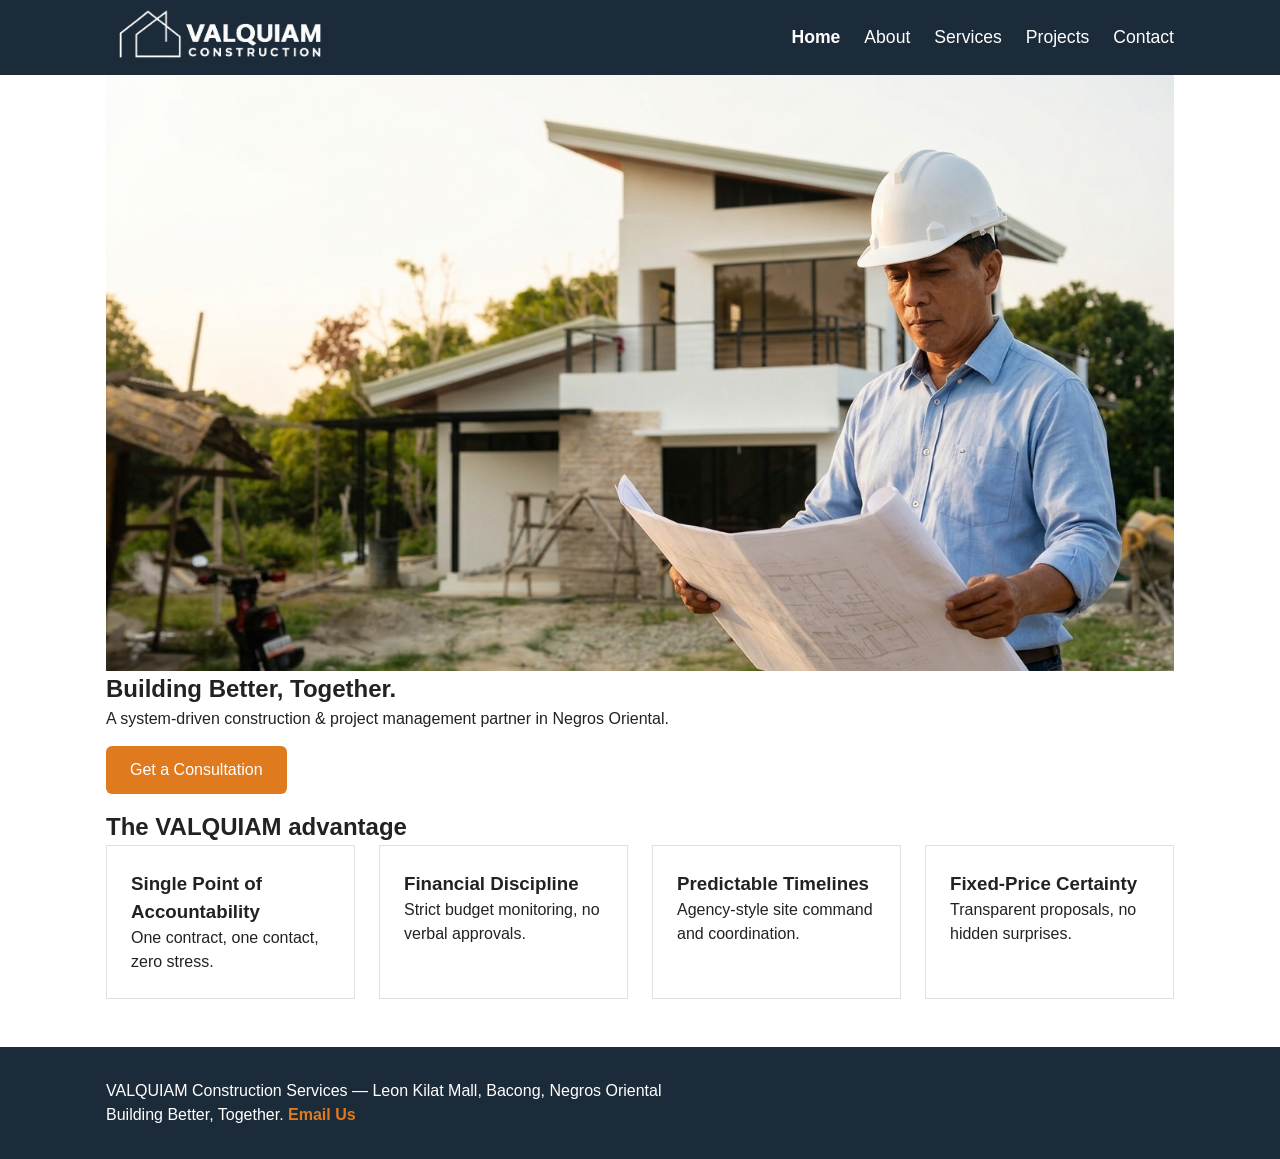
<file: index.html>
<!doctype html>
<html lang="en">
  <head>
    <meta charset="UTF-8" />
    <meta name="viewport" content="width=device-width, initial-scale=1.0" />
    <title>VALQUIAM Construction - Build Better, Together</title>
    <meta
      name="description"
      content="VALQUIAM Construction Services delivers system-driven, turnkey design-and-build solutions for homeowners and businesses in Negros Oriental. Get a free consultation."
    />
    <link rel="stylesheet" href="css/style.css" />
  </head>
  <body>
    <!--header-and-navbar-section-->
    <header class="site-header">
      <div class="container header-inner">
        <a href="index.html">
          <img
            src="images/valquiam-logo-v2.png"
            alt="VALQUIAM logo"
            class="logo-img"
        /></a>
        <nav class="main-nav">
          <button class="hamburger-btn" aria-label="Toggle menu">☰</button>
          <ul>
            <li><a href="index.html" class="active">Home</a></li>
            <li><a href="about.html">About</a></li>
            <li><a href="services.html">Services</a></li>
            <li><a href="projects.html">Projects</a></li>
            <li><a href="contact.html">Contact</a></li>
          </ul>
        </nav>
      </div>
    </header>
    <main>
      <!--hero-section-->
      <section class="hero">
        <div class="container">
          <img
            src="images/hero-image.jfif"
            alt="Image of an engineering reading a blueprint and house in the background."
            class="hero-image"
          />
          <h1>Building Better, Together.</h1>
          <p class="hero-subtitle">
            A system-driven construction & project management partner in Negros
            Oriental.
          </p>
          <a href="contact.html" class="btn btn-primary">Get a Consultation</a>
        </div>
      </section>
      <!--second-section-why-us-->
      <section class="why-us">
        <div class="container">
          <h2>The VALQUIAM advantage</h2>
          <div class="card-grid">
            <div class="card">
              <h3>Single Point of Accountability</h3>
              <p>One contract, one contact, zero stress.</p>
            </div>
            <div class="card">
              <h3>Financial Discipline</h3>
              <p>Strict budget monitoring, no verbal approvals.</p>
            </div>
            <div class="card">
              <h3>Predictable Timelines</h3>
              <p>Agency-style site command and coordination.</p>
            </div>
            <div class="card">
              <h3>Fixed-Price Certainty</h3>
              <p>Transparent proposals, no hidden surprises.</p>
            </div>
          </div>
        </div>
      </section>
    </main>
    <!--footer-section-->
    <footer class="site-footer">
      <div class="container">
        <p>
          VALQUIAM Construction Services — Leon Kilat Mall, Bacong, Negros
          Oriental
        </p>
        <p>
          Building Better, Together.
          <a href="mailto:valquiamconstruction@gmail.com">Email Us</a>
        </p>
      </div>
    </footer>
    <script src="js/main.js"></script>
  </body>
</html>
</file>
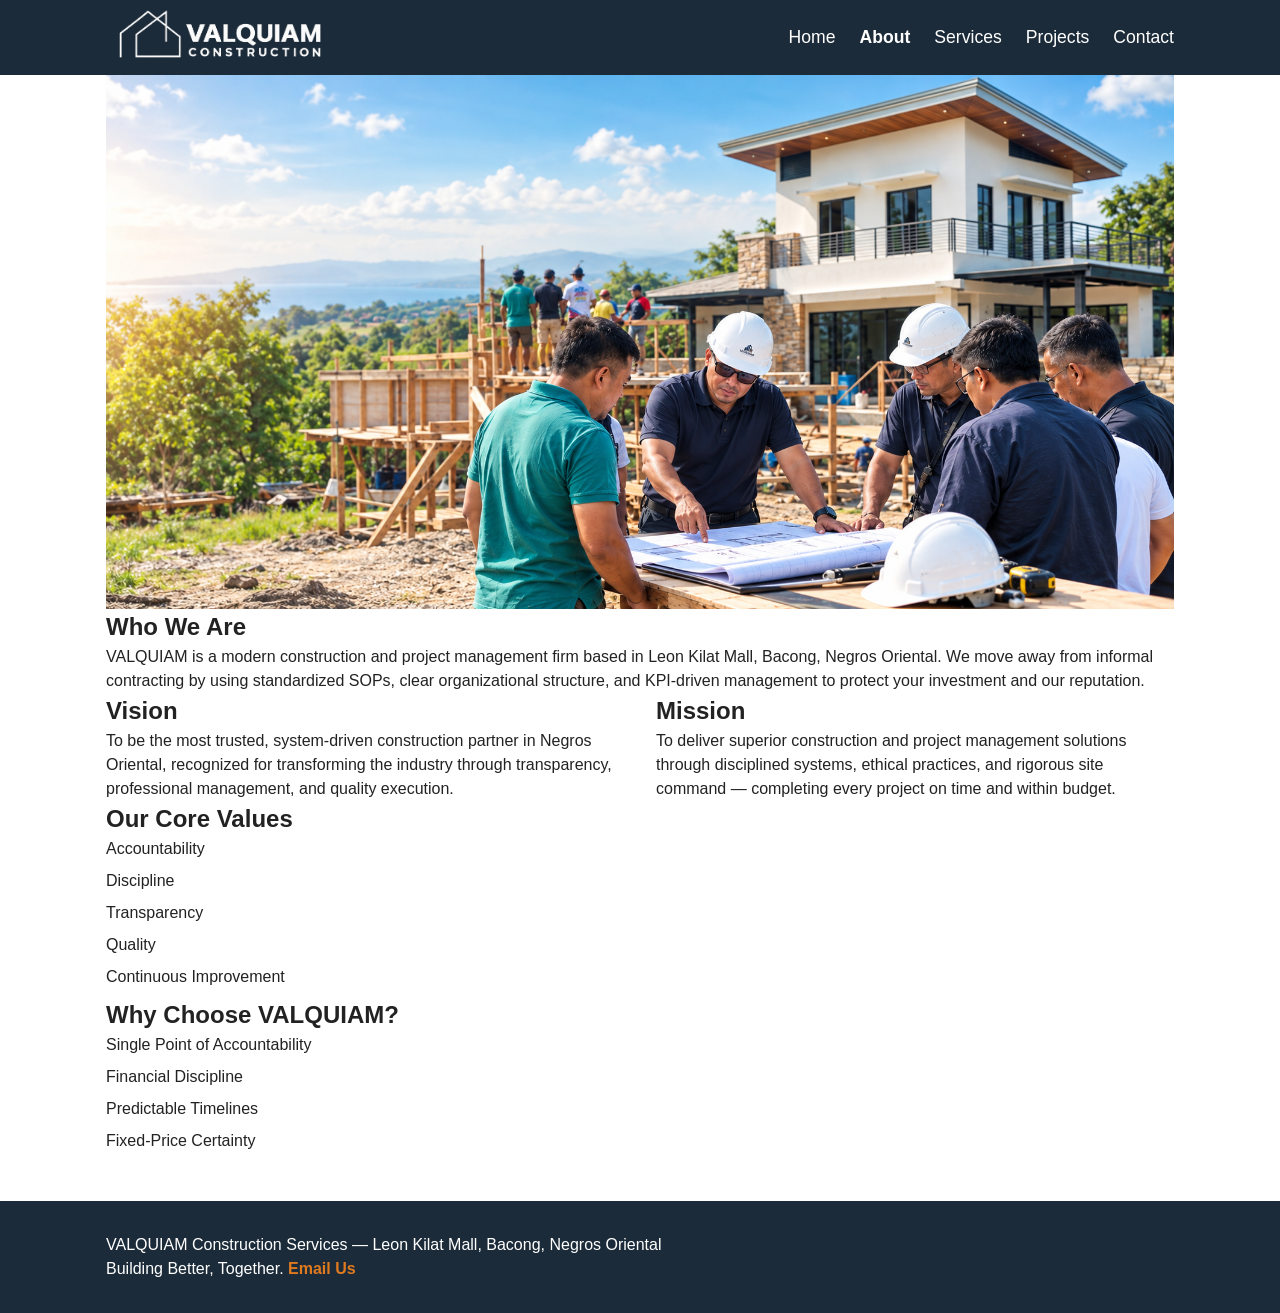
<file: about.html>
<!doctype html>
<html lang="en">
  <head>
    <meta charset="UTF-8" />
    <meta name="viewport" content="width=device-width, initial-scale=1.0" />
    <title>VALQUIAM Construction - Build Better, Together</title>
    <meta
      name="description"
      content="Learn about VALQUIAM Construction Services — a disciplined, transparent, agency-style construction and project management firm based in Bacong, Negros Oriental."
    />
    <link rel="stylesheet" href="css/style.css" />
  </head>
  <body>
    <header class="site-header">
      <div class="container header-inner">
        <a href="index.html">
          <img
            src="images/valquiam-logo-v2.png"
            alt="VALQUIAM logo"
            class="logo-img"
        /></a>
        <nav class="main-nav">
          <button class="hamburger-btn" aria-label="Toggle menu">☰</button>
          <ul>
            <li><a href="index.html">Home</a></li>
            <li><a href="about.html" class="active">About</a></li>
            <li><a href="services.html">Services</a></li>
            <li><a href="projects.html">Projects</a></li>
            <li><a href="contact.html">Contact</a></li>
          </ul>
        </nav>
      </div>
    </header>
    <main>
      <section class="page-intro">
        <div class="container">
          <img
            src="images/about-img.png"
            alt="Construction team reviewing blueprints on-site."
            class="hero-image"
          />
          <h1>Who We Are</h1>
          <p>
            VALQUIAM is a modern construction and project management firm based
            in Leon Kilat Mall, Bacong, Negros Oriental. We move away from
            informal contracting by using standardized SOPs, clear
            organizational structure, and KPI-driven management to protect your
            investment and our reputation.
          </p>
        </div>
      </section>
      <section class="vision-mission">
        <div class="container two-col">
          <div>
            <h2>Vision</h2>
            <p>
              To be the most trusted, system-driven construction partner in
              Negros Oriental, recognized for transforming the industry through
              transparency, professional management, and quality execution.
            </p>
          </div>
          <div>
            <h2>Mission</h2>
            <p>
              To deliver superior construction and project management solutions
              through disciplined systems, ethical practices, and rigorous site
              command — completing every project on time and within budget.
            </p>
          </div>
        </div>
      </section>

      <section class="core-values">
        <div class="container">
          <h2>Our Core Values</h2>
          <ul class="value-list">
            <li>Accountability</li>
            <li>Discipline</li>
            <li>Transparency</li>
            <li>Quality</li>
            <li>Continuous Improvement</li>
          </ul>
        </div>
      </section>

      <section class="advantage">
        <div class="container">
          <h2>Why Choose VALQUIAM?</h2>
          <!-- TODO: expand each into a short paragraph. Source: SPEC.md section 1 -->
          <ul>
            <li>Single Point of Accountability</li>
            <li>Financial Discipline</li>
            <li>Predictable Timelines</li>
            <li>Fixed-Price Certainty</li>
          </ul>
        </div>
      </section>
    </main>
    <footer class="site-footer">
      <div class="container">
        <p>
          VALQUIAM Construction Services — Leon Kilat Mall, Bacong, Negros
          Oriental
        </p>
        <p>
          Building Better, Together.
          <a href="mailto:valquiamconstruction@gmail.com">Email Us</a>
        </p>
      </div>
    </footer>
    <script src="js/main.js"></script>
  </body>
</html>
</file>
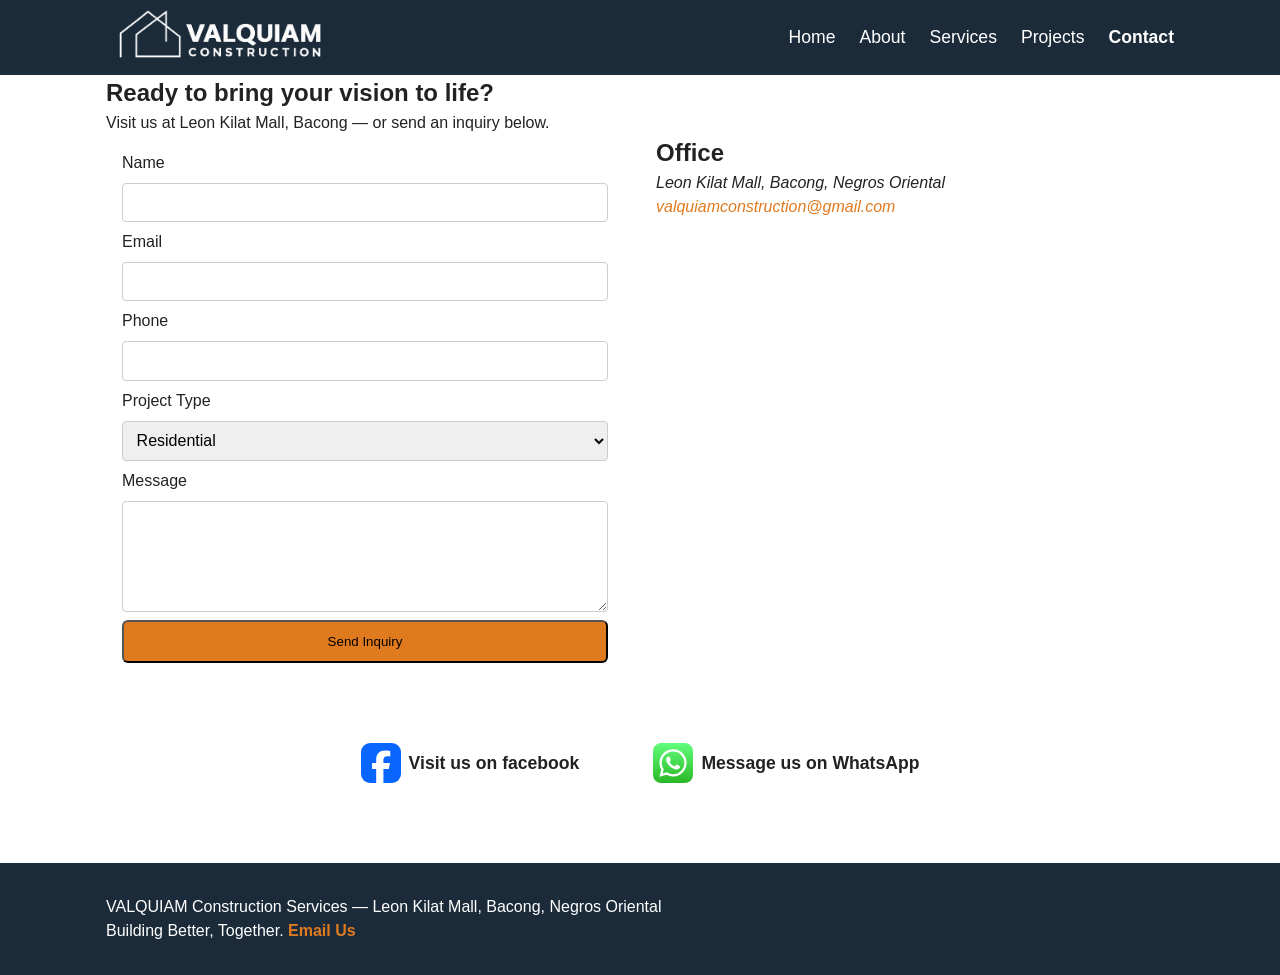
<file: contact.html>
<!doctype html>
<html lang="en">
  <head>
    <meta charset="UTF-8" />
    <meta name="viewport" content="width=device-width, initial-scale=1.0" />
    <title>VALQUIAM Construction - Build Better, Together</title>
    <meta
      name="description"
      content="Contact VALQUIAM Construction Services in Bacong, Negros Oriental. Send an inquiry, message us on Facebook or WhatsApp, or visit our office to get started."
    />
    <link rel="stylesheet" href="css/style.css" />
  </head>
  <body>
    <header class="site-header">
      <div class="container header-inner">
        <a href="index.html">
          <img
            src="images/valquiam-logo-v2.png"
            alt="VALQUIAM logo"
            class="logo-img"
        /></a>
        <nav class="main-nav">
          <button class="hamburger-btn" aria-label="Toggle menu">☰</button>
          <ul>
            <li><a href="index.html">Home</a></li>
            <li><a href="about.html">About</a></li>
            <li><a href="services.html">Services</a></li>
            <li><a href="projects.html">Projects</a></li>
            <li><a href="contact.html" class="active">Contact</a></li>
          </ul>
        </nav>
      </div>
    </header>
    <main>
      <section class="page-intro">
        <div class="container">
          <h1>Ready to bring your vision to life?</h1>
          <p>Visit us at Leon Kilat Mall, Bacong — or send an inquiry below.</p>
        </div>
      </section>

      <section class="contact-section">
        <div class="container two-col">
          <form
            action="https://formspree.io/f/moevdlqw"
            method="POST"
            class="contact-form"
          >
            <label for="name">Name</label>
            <input type="text" id="name" name="name" required />

            <label for="email">Email</label>
            <input type="email" id="email" name="email" required />

            <label for="phone">Phone</label>
            <input type="tel" id="phone" name="phone" required />

            <label for="project-type">Project Type</label>
            <select id="project-type" name="project-type">
              <option value="residential">Residential</option>
              <option value="commercial">Commercial</option>
              <option value="renovation">Renovation</option>
              <option value="other">Other</option>
            </select>

            <label for="message">Message</label>
            <textarea id="message" name="message" rows="5" required></textarea>

            <button type="submit" class="btn btn-primary">Send Inquiry</button>
          </form>

          <div class="contact-info">
            <h2>Office</h2>
            <address>
              <p>Leon Kilat Mall, Bacong, Negros Oriental</p>
              <p>
                <a href="mailto:valquiamconstruction@gmail.com"
                  >valquiamconstruction@gmail.com</a
                >
              </p>
            </address>
            <div class="map">
              <iframe
                src="https://www.google.com/maps/embed?pb=!1m18!1m12!1m3!1d3937.9857581973765!2d123.29209067502153!3d9.245570190824681!2m3!1f0!2f0!3f0!3m2!1i1024!2i768!4f13.1!3m3!1m2!1s0x33ab6988874ac7ef%3A0xbd195b67debb1aac!2sLeon%20Kilat%20Mall!5e0!3m2!1sen!2sph!4v1790648052728!5m2!1sen!2sph"
                width="600"
                height="450"
                style="border: 0"
                allowfullscreen=""
                loading="lazy"
                referrerpolicy="strict-origin-when-cross-origin"
              ></iframe>
            </div>
          </div>
        </div>
      </section>
      <section>
        <div class="icon-links">
          <a
            href="https://web.facebook.com/profile.php?id=61593752348375"
            class="social-links"
            target="_blank"
            rel="noopener noreferrer"
            ><img
              src="images/icons/facebook-square-icon.svg"
              width="40"
              height="40"
              alt="facebook-square-icon"
              class="icon-img"
            /><span>Visit us on facebook</span></a
          >
          <a
            href="https://wa.me/639916535060"
            class="social-links"
            target="_blank"
            rel="noopener noreferrer"
          >
            <img
              src="images/icons/wa-whatsapp-icon.svg"
              width="40"
              height="40"
              alt="whatsapp-icon"
              class="icon-img"
            />
            <span>Message us on WhatsApp</span>
          </a>
        </div>
      </section>
    </main>
    <footer class="site-footer">
      <div class="container">
        <p>
          VALQUIAM Construction Services — Leon Kilat Mall, Bacong, Negros
          Oriental
        </p>
        <p>
          Building Better, Together.
          <a href="mailto:valquiamconstruction@gmail.com">Email Us</a>
        </p>
      </div>
    </footer>
    <script src="js/main.js"></script>
  </body>
</html>
</file>
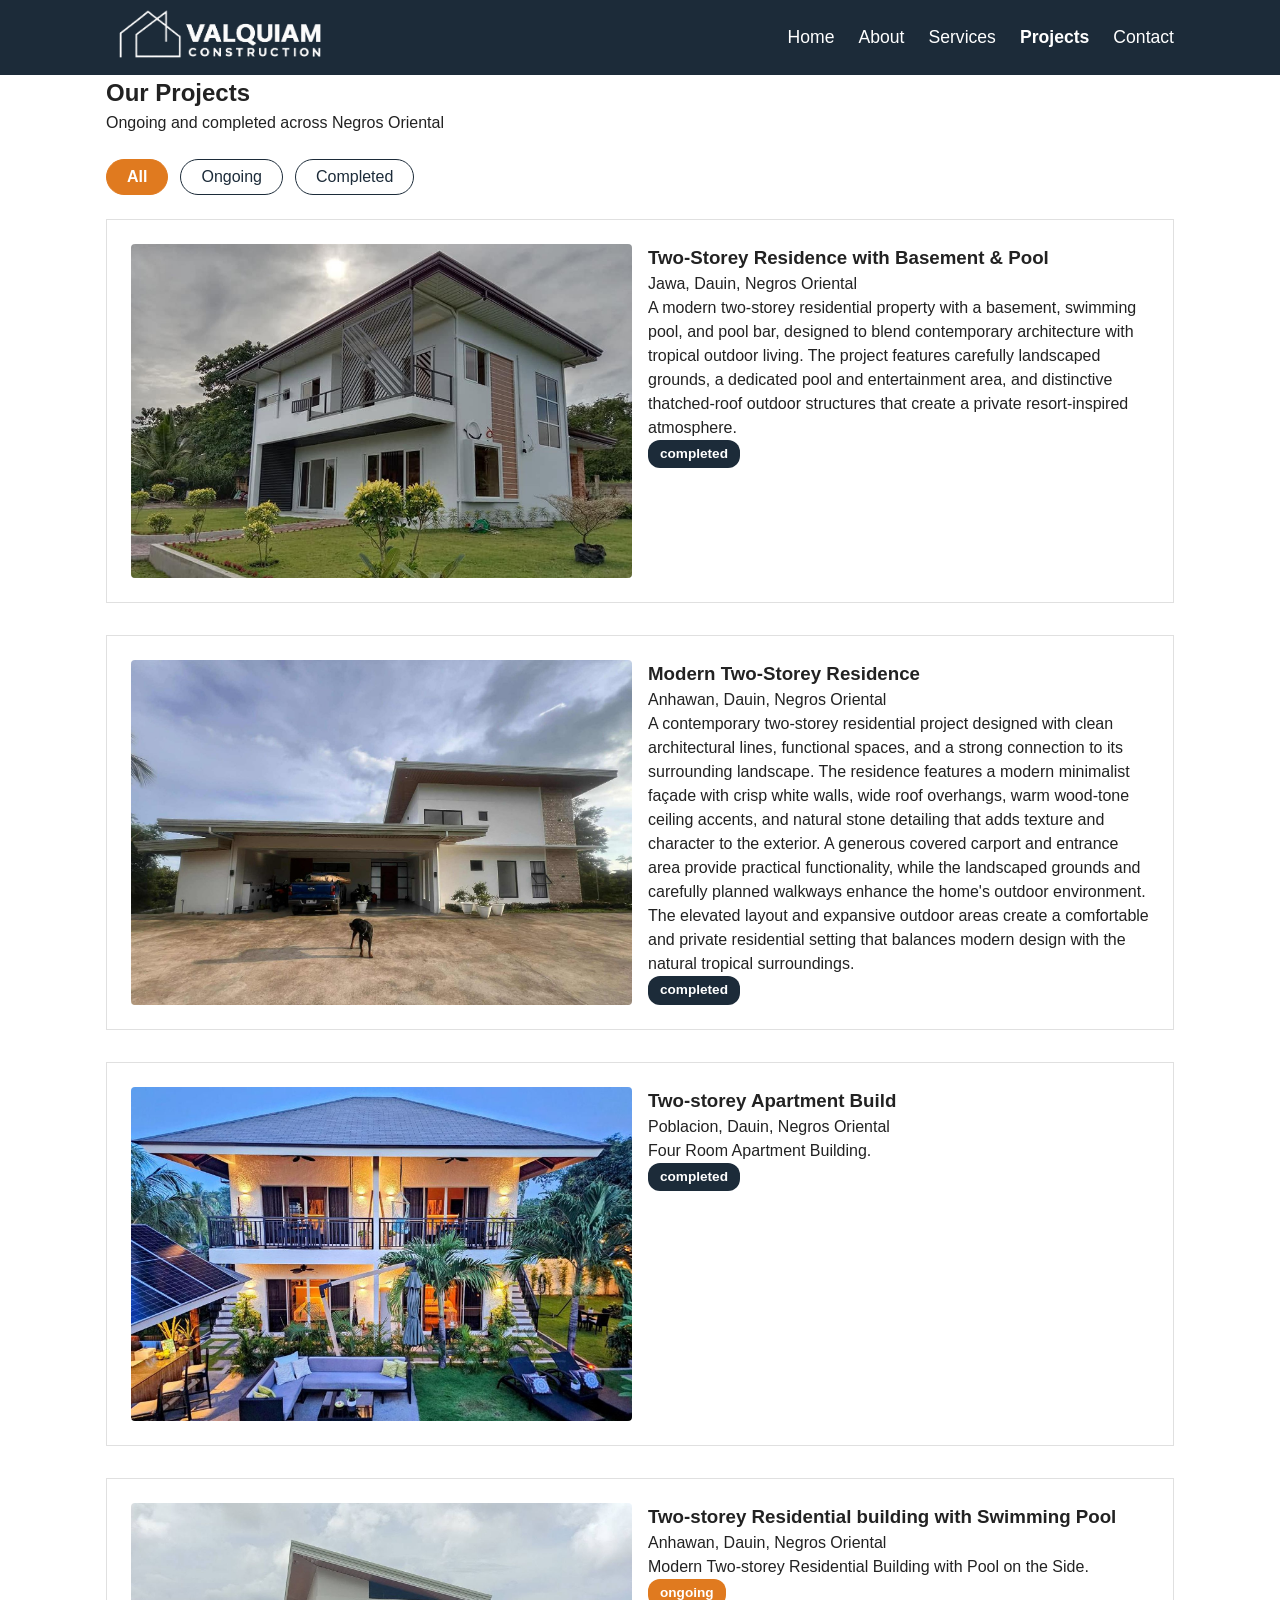
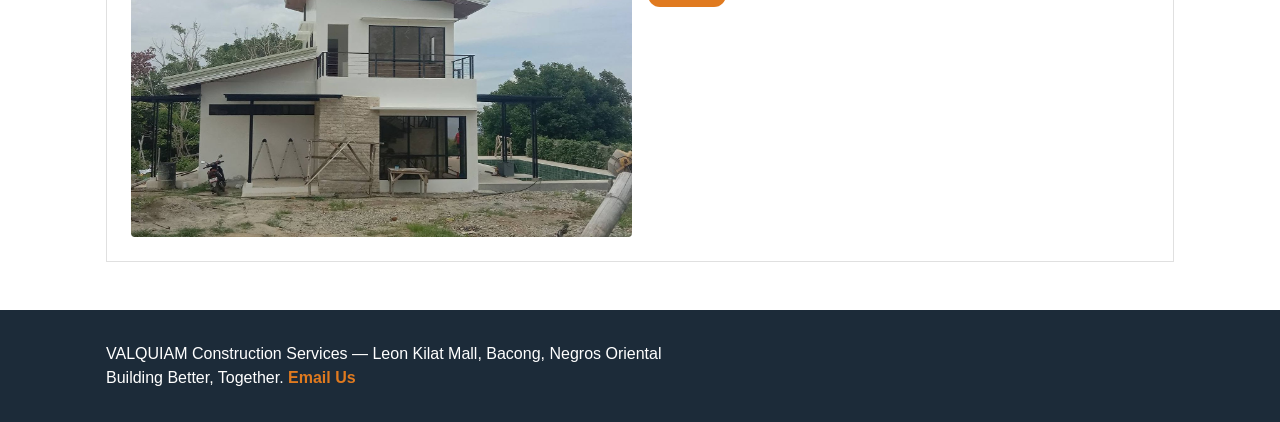
<file: projects.html>
<!doctype html>
<html lang="en">
  <head>
    <meta charset="UTF-8" />
    <meta name="viewport" content="width=device-width, initial-scale=1.0" />
    <title>VALQUIAM Construction - Build Better, Together</title>
    <meta
      name="description"
      content="Browse completed and ongoing residential and commercial construction projects by VALQUIAM Construction Services across Negros Oriental, Philippines."
    />
    <link rel="stylesheet" href="css/style.css" />
  </head>
  <body>
    <header class="site-header">
      <div class="container header-inner">
        <a href="index.html">
          <img
            src="images/valquiam-logo-v2.png"
            alt="VALQUIAM logo"
            class="logo-img"
        /></a>
        <nav class="main-nav">
          <button class="hamburger-btn" aria-label="Toggle menu">☰</button>
          <ul>
            <li><a href="index.html">Home</a></li>
            <li><a href="about.html">About</a></li>
            <li><a href="services.html">Services</a></li>
            <li><a href="projects.html" class="active">Projects</a></li>
            <li><a href="contact.html">Contact</a></li>
          </ul>
        </nav>
      </div>
    </header>
    <main>
      <section class="page-intro">
        <div class="container">
          <h1>Our Projects</h1>
          <p>Ongoing and completed across Negros Oriental</p>

          <div class="filter-bar">
            <button class="filter-btn active" data-filter="all">All</button>
            <button class="filter-btn" data-filter="ongoing">Ongoing</button>
            <button class="filter-btn" data-filter="completed">
              Completed
            </button>
          </div>
        </div>
      </section>

      <section class="projects-grid-section">
        <div id="projects-grid" class="container projects-list"></div>
      </section>
    </main>
    <footer class="site-footer">
      <div class="container">
        <p>
          VALQUIAM Construction Services — Leon Kilat Mall, Bacong, Negros
          Oriental
        </p>
        <p>
          Building Better, Together.
          <a href="mailto:valquiamconstruction@gmail.com">Email Us</a>
        </p>
      </div>
    </footer>
    <script src="js/projects.js"></script>
    <script src="js/main.js"></script>
  </body>
</html>
</file>
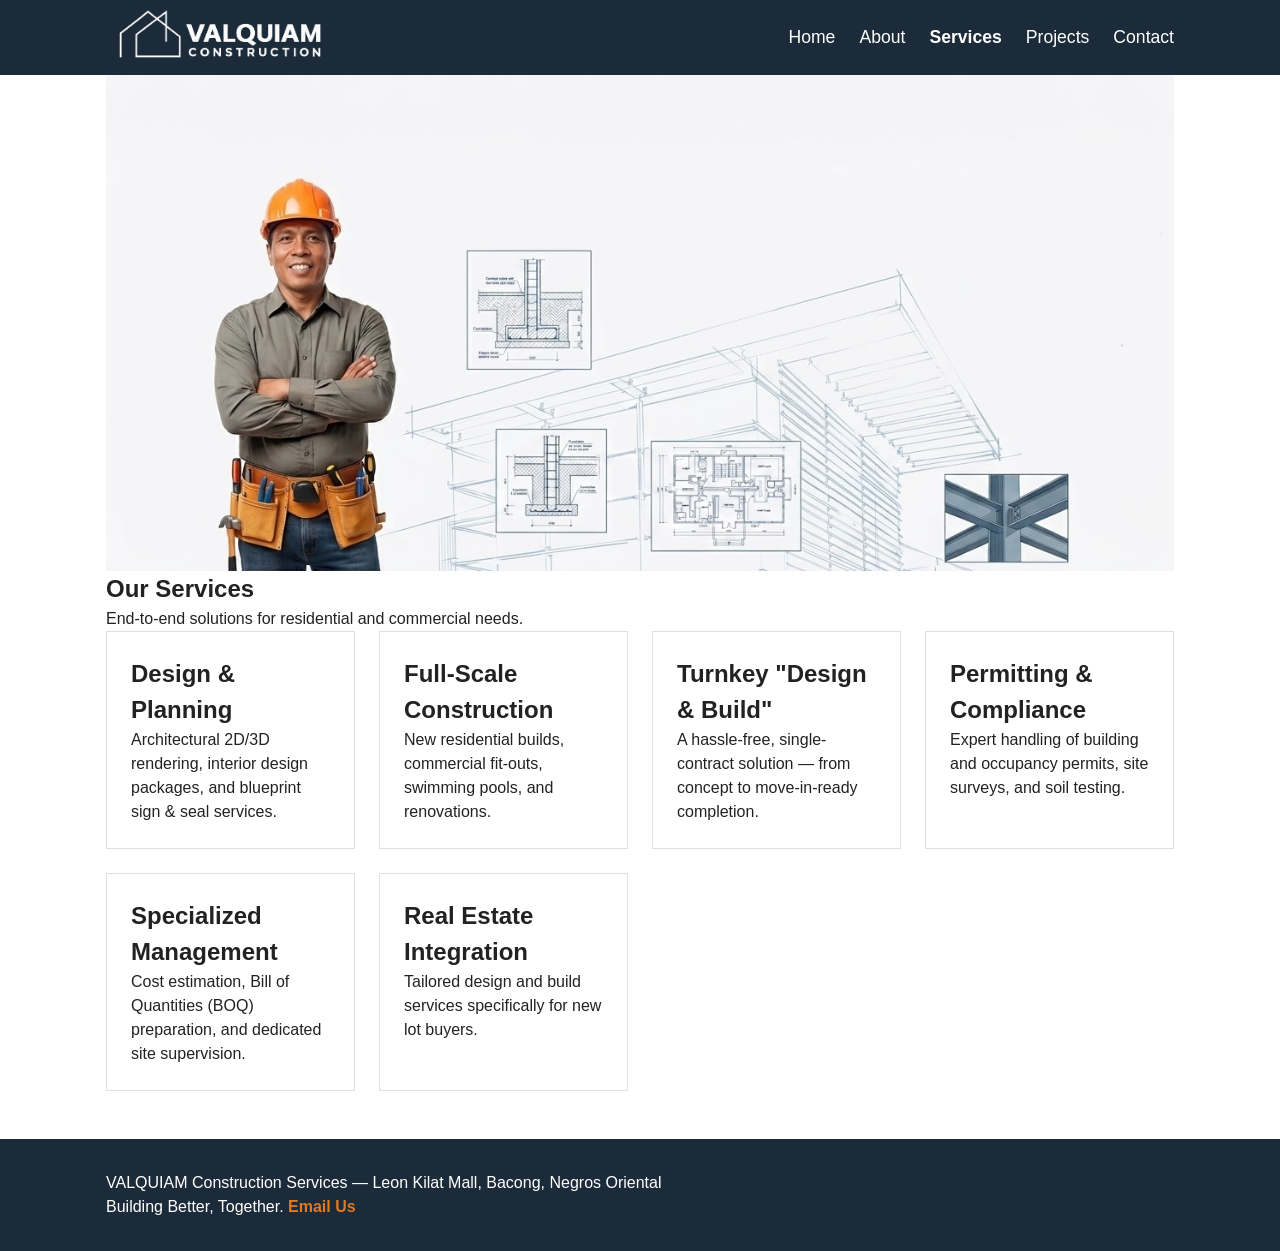
<file: services.html>
<!doctype html>
<html lang="en">
  <head>
    <meta charset="UTF-8" />
    <meta name="viewport" content="width=device-width, initial-scale=1.0" />
    <title>VALQUIAM Construction - Build Better, Together</title>
    <meta
      name="description"
      content="Explore VALQUIAM Construction's full range of services: architectural design, full-scale construction, turnkey design-build, permitting, and site supervision."
    />
    <link rel="stylesheet" href="css/style.css" />
  </head>
  <body>
    <header class="site-header">
      <div class="container header-inner">
        <a href="index.html">
          <img
            src="images/valquiam-logo-v2.png"
            alt="VALQUIAM logo"
            class="logo-img"
        /></a>
        <nav class="main-nav">
          <button class="hamburger-btn" aria-label="Toggle menu">☰</button>
          <ul>
            <li><a href="index.html">Home</a></li>
            <li><a href="about.html">About</a></li>
            <li><a href="services.html" class="active">Services</a></li>
            <li><a href="projects.html">Projects</a></li>
            <li><a href="contact.html">Contact</a></li>
          </ul>
        </nav>
      </div>
    </header>
    <main>
      <section class="page-intro">
        <div class="container">
          <img
            src="images/service-img.jfif"
            alt="a person cross-arm and has a background of a blueprint with the design specs."
            class="hero-image"
          />
          <h1>Our Services</h1>
          <p>End-to-end solutions for residential and commercial needs.</p>
        </div>
      </section>

      <section class="services-list">
        <div class="container card-grid">
          <div class="card service-block">
            <h2>Design &amp; Planning</h2>
            <p>
              Architectural 2D/3D rendering, interior design packages, and
              blueprint sign &amp; seal services.
            </p>
          </div>

          <div class="card service-block">
            <h2>Full-Scale Construction</h2>
            <p>
              New residential builds, commercial fit-outs, swimming pools, and
              renovations.
            </p>
          </div>

          <div class="card service-block">
            <h2>Turnkey "Design &amp; Build"</h2>
            <p>
              A hassle-free, single-contract solution — from concept to
              move-in-ready completion.
            </p>
          </div>

          <div class="card service-block">
            <h2>Permitting &amp; Compliance</h2>
            <p>
              Expert handling of building and occupancy permits, site surveys,
              and soil testing.
            </p>
          </div>

          <div class="card service-block">
            <h2>Specialized Management</h2>
            <p>
              Cost estimation, Bill of Quantities (BOQ) preparation, and
              dedicated site supervision.
            </p>
          </div>

          <div class="card service-block">
            <h2>Real Estate Integration</h2>
            <p>
              Tailored design and build services specifically for new lot
              buyers.
            </p>
          </div>
        </div>
      </section>
    </main>
    <footer class="site-footer">
      <div class="container">
        <p>
          VALQUIAM Construction Services — Leon Kilat Mall, Bacong, Negros
          Oriental
        </p>
        <p>
          Building Better, Together.
          <a href="mailto:valquiamconstruction@gmail.com">Email Us</a>
        </p>
      </div>
    </footer>
    <script src="js/main.js"></script>
  </body>
</html>
</file>
<file: css/style.css>
/*--defining-global-variables--*/
:root {
  --color-primary: #1c2b39; /* charcoal navy — TODO: confirm brand color */
  --color-accent: #e07a1f; /* construction-orange accent — TODO: confirm */
  --color-bg: #ffffff;
  --color-text: #222222;
  --color-muted: #6b6b6b;

  --font-heading: Georgia, "Times New Roman", serif;
  --font-body: Arial, Helvetica, sans-serif;

  --container-width: 1100px;
  --spacing-unit: 1rem;
}
/*--global-reset--*/
* {
  box-sizing: border-box;
  margin: 0;
  padding: 0;
}

/*--body-variables--*/
body {
  font-family: var(--font-body);
  color: var(--color-text);
  background-color: var(--color-bg);
  line-height: 1.5;
}
a {
  text-decoration: none;
  color: #ffffff;
}
img {
  max-width: 100%;
  display: block;
}
.logo-img {
  height: 75px;
  width: auto;
}
ul {
  list-style: none;
}

.container {
  max-width: var(--container-width);
  margin: 0 auto;
  padding: 0 var(--spacing-unit);
}
/*--header&navbar--*/
.site-header {
  background-color: var(--color-primary);
  position: sticky;
  top: 0;
  z-index: 1000;
}
.header-inner {
  max-width: var(--container-width);
  display: flex;
  justify-content: space-between;
  align-items: center;
}
.main-nav ul {
  display: flex;
  align-items: center;
  gap: 1.5rem;
}

.main-nav a {
  font-size: 1.1rem;
}
.main-nav a.active {
  font-weight: bold;
}
.main-nav a:hover {
  color: var(--color-accent);
  text-decoration: underline;
}

/*--hamburger-menu-btn--*/
.hamburger-btn {
  display: none;
  background: none;
  border: none;
  color: #fff;
  font-size: 1.75rem;
  cursor: pointer;
}
@media (max-width: 700px) {
  .hamburger-btn {
    display: block;
  }
  .main-nav ul {
    display: none;
    flex-direction: column;
    position: absolute;
    align-items: flex-end;
    top: 100%;
    right: 0;
    width: auto;
    min-width: 125px;
    background-color: rgba(28, 43, 57, 0.95);
    backdrop-filter: blur(8px);
    padding: 1rem 1.5rem;
    border-radius: 0 0 0 8px;
  }
  .main-nav ul.open {
    display: flex;
  }
  .main-nav a:hover {
    color: var(--color-accent);
    text-decoration: underline;
  }
}

/*--hero-section--*/
.hero-image {
  max-width: 100%;
}

.btn {
  display: inline-block;
  border-radius: 6px;
  padding: 0.75rem 1.5rem;
}
.btn-primary {
  background-color: var(--color-accent);
}
.btn-primary:hover {
  opacity: 0.8;
}
.hero .btn {
  margin-top: 15px;
  margin-bottom: 15px;
}

/*--second-section--*/
.card-grid {
  display: grid;
  grid-template-columns: repeat(auto-fit, minmax(220px, 1fr));
  gap: 1.5rem;
}
.card {
  border: 1px solid #e0e0e0;
  padding: 1.5rem;
}
.project-card {
  border: 1px solid #e0e0e0;
  padding: 1.5rem;
}

/*--about-page-hero-section--*/
.two-col {
  display: grid;
  grid-template-columns: 1fr 1fr;
  gap: 2rem;
}

.value-list li,
.advantage li {
  margin-bottom: 0.5rem;
}

/*badge-styles*/
.badge {
  display: inline-block;
  padding: 0.25rem 0.75rem;
  border-radius: 12px;
  font-size: 0.85rem;
  font-weight: bold;
  color: #fff;
}
.badge-completed {
  background-color: var(--color-primary);
}
.badge-ongoing {
  background-color: var(--color-accent);
}

/*project-images-design*/
.project-image {
  width: 100%;
  height: 350px;
  object-fit: cover;
  border-radius: 4px;
}

/*filter*/
.filter-bar {
  display: flex;
  gap: 0.5rem;
  margin-top: 1rem;
}
.filter-btn.active {
  font-weight: bold;
}

/*contact-form*/
.contact-form {
  display: flex;
  flex-direction: column;
  gap: 0.5rem;
  padding: 1rem;
}
.contact-info a {
  color: var(--color-accent);
}
.contact-form input,
.contact-form select,
.contact-form textarea {
  width: 100%;
  padding: 0.6rem;
  font-family: inherit;
  font-size: 1rem;
  border: 1px solid #ccc;
  border-radius: 4px;
}

/*@media-query*/
@media (max-width: 700px) {
  .two-col {
    grid-template-columns: 1fr;
  }
}

/*map-section-contact*/
.map {
  margin-top: 1rem;
}

.map iframe {
  width: 100%;
  max-width: 600px;
  aspect-ratio: 4 / 3;
  height: auto;
  border: 0;
}

/*facebook-and-whatsapp-link*/
.icon-links {
  display: flex;
  justify-content: center;
  align-items: center;
  gap: 10px;
  margin-top: 2rem;
  padding: 0 1rem;
  flex-wrap: wrap;
}
.icon-links a {
  color: var(--color-text);
  font-size: 1.1rem;
  font-weight: bold;
  text-decoration: none;
  display: inline-flex;
  align-items: center;
  gap: 8px;
  padding: 2rem;
}
.icon-links a:hover {
  color: var(--color-accent);
}

.icon-img:hover {
  opacity: 0.8;
}
/*filter-btn-styling*/
.filter-bar {
  display: flex;
  gap: 0.75rem;
  margin: 1.5rem 0;
}
.filter-btn {
  padding: 0.5rem 1.25rem;
  border: 1px solid var(--color-primary);
  background: #fff;
  color: var(--color-primary);
  border-radius: 20px;
  cursor: pointer;
  font-size: 1rem;
}
.filter-btn.active {
  background-color: var(--color-accent);
  border-color: var(--color-accent);
  color: #fff;
}

/*--projects-page-section-card--*/
.projects-list {
  display: flex;
  flex-direction: column;
  gap: 2rem;
}
.project-card {
  display: grid;
  grid-template-columns: 1fr 1fr;
  gap: 1rem;
  border: 1px solid #e0e0e0;
  padding: 1.5rem;
  align-items: start;
}
.project-image {
  width: 100%;
  height: 100%;
  min-height: 280px;
  object-fit: cover;
  border-radius: 4px;
}
@media (max-width: 700px) {
  .project-card {
    grid-template-columns: 1fr;
  }
}

/*--footer--*/
.site-footer {
  background-color: var(--color-primary);
  color: var(--color-bg);
  margin-top: 3rem;
  padding: 2rem 0;
}

footer a {
  color: var(--color-accent);
  font-weight: bold;
}
</file>
